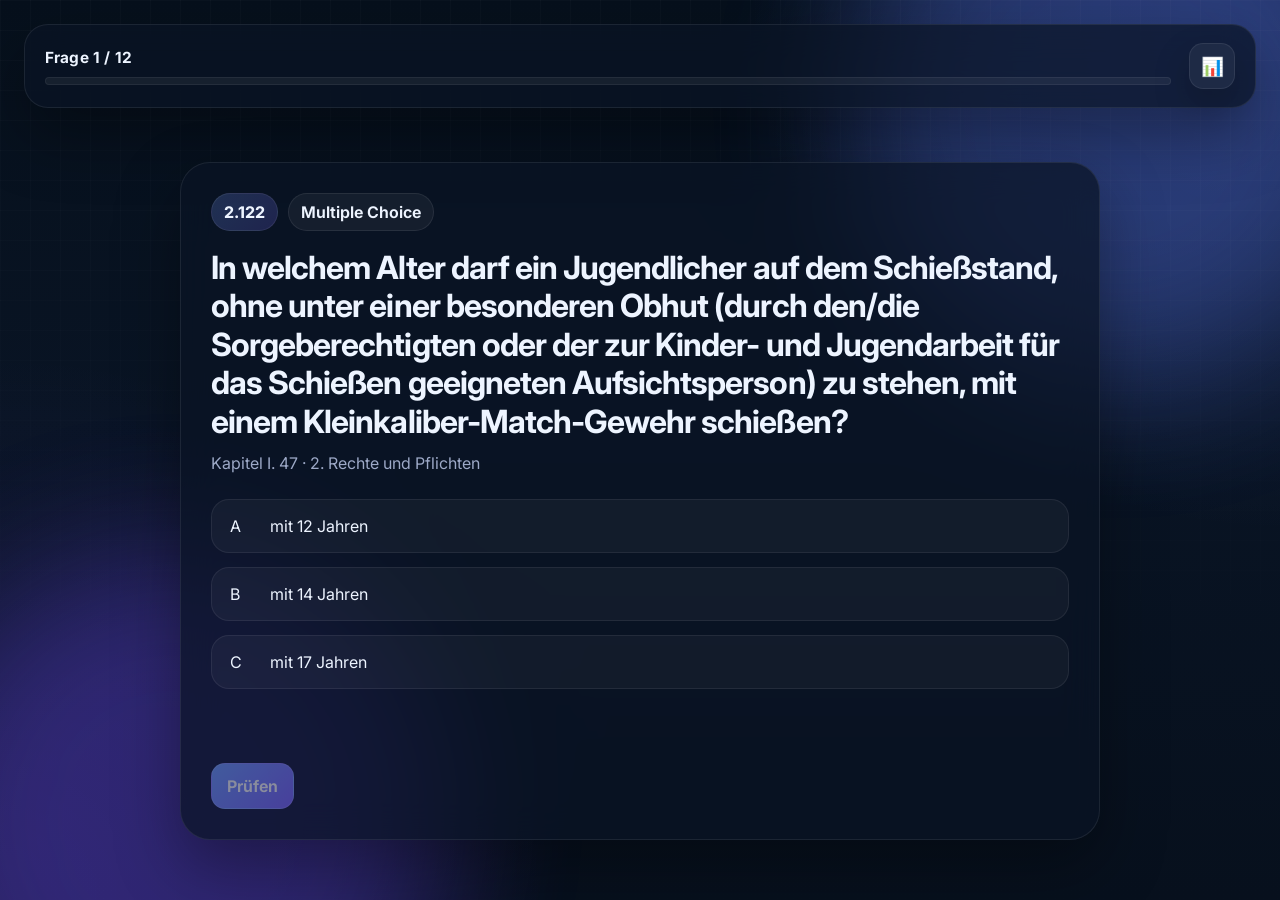
<file: index.html>
<!DOCTYPE html>
<html lang="de">
<head>
  <meta charset="UTF-8" />
  <meta name="viewport" content="width=device-width, initial-scale=1.0" />
  <title>Sachkunde §7 WaffG – Karteikarten</title>
  <link rel="preconnect" href="https://fonts.googleapis.com">
  <link rel="preconnect" href="https://fonts.gstatic.com" crossorigin>
  <link href="https://fonts.googleapis.com/css2?family=Inter:wght@400;500;600;700;800&display=swap" rel="stylesheet">
  <link rel="stylesheet" href="styles.css" />
</head>
<body>
  <div class="bg-orb orb-1"></div>
  <div class="bg-orb orb-2"></div>
  <div class="bg-grid"></div>

  <div class="flash-shell">
    <header class="flash-topbar glass">
      <div class="flash-progress-wrap">
        <div class="flash-progress-meta">
          <span id="progressLabel">Frage 1 / 12</span>
        </div>
        <div class="flash-progress-track" aria-hidden="true">
          <div id="progressFill" class="flash-progress-fill"></div>
        </div>
      </div>

      <a class="metrics-icon-btn" href="metrics.html" title="Metriken" aria-label="Metriken">📊</a>
    </header>

    <main class="flash-main">
      <section class="flash-card glass" id="studyCard">
        <div class="flash-question-meta">
          <span class="flash-qid" id="questionId">–</span>
          <span class="pill subtle" id="questionType">–</span>
        </div>

        <div class="flash-question">
          <h1 id="questionPrompt">Lade Frage…</h1>
          <p id="questionSection" class="muted"></p>
        </div>

        <div id="questionInteraction" class="question-interaction flash-interaction"></div>

        <div id="feedbackBox" class="feedback-box hidden"></div>

        <div class="flash-actions">
          <button id="btnSubmit" class="btn btn-primary hidden">Prüfen</button>
          <button id="btnReveal" class="btn btn-primary hidden">Antwort anzeigen</button>
          <button id="btnMarkWrong" class="btn btn-danger hidden">Falsch</button>
          <button id="btnMarkRight" class="btn btn-success hidden">Richtig</button>
          <button id="btnBackToQuestion" class="btn btn-secondary hidden">Zurück</button>
          <button id="btnNext" class="btn btn-secondary hidden">Weiter</button>
        </div>
      </section>

      <section class="flash-summary glass hidden" id="summaryScreen">
        <div class="eyebrow">Batch abgeschlossen</div>
        <h2 id="summaryTitle">12 / 12 gemeistert</h2>
        <p id="summarySubtitle" class="muted">Die falsch beantworteten Fragen wurden bis zur sicheren Antwort wiederholt.</p>

        <div class="flash-summary-grid">
          <article class="flash-summary-stat">
            <span>Erste Runde</span>
            <strong id="summaryFirstPass">0 / 12</strong>
          </article>
          <article class="flash-summary-stat">
            <span>Trefferquote</span>
            <strong id="summaryAccuracy">0%</strong>
          </article>
          <article class="flash-summary-stat">
            <span>Wiederholungen</span>
            <strong id="summaryRecycled">0</strong>
          </article>
          <article class="flash-summary-stat">
            <span>Runden</span>
            <strong id="summaryRounds">1</strong>
          </article>
        </div>

        <div id="summaryNote" class="feedback-box info"></div>

        <div class="flash-actions flash-summary-actions">
          <button id="btnNextBatch" class="btn btn-primary">Nächster Batch</button>
        </div>
      </section>
    </main>
  </div>

  <script src="questions-data.js"></script>
  <script src="common.js"></script>
  <script src="app.js"></script>
</body>
</html>
</file>
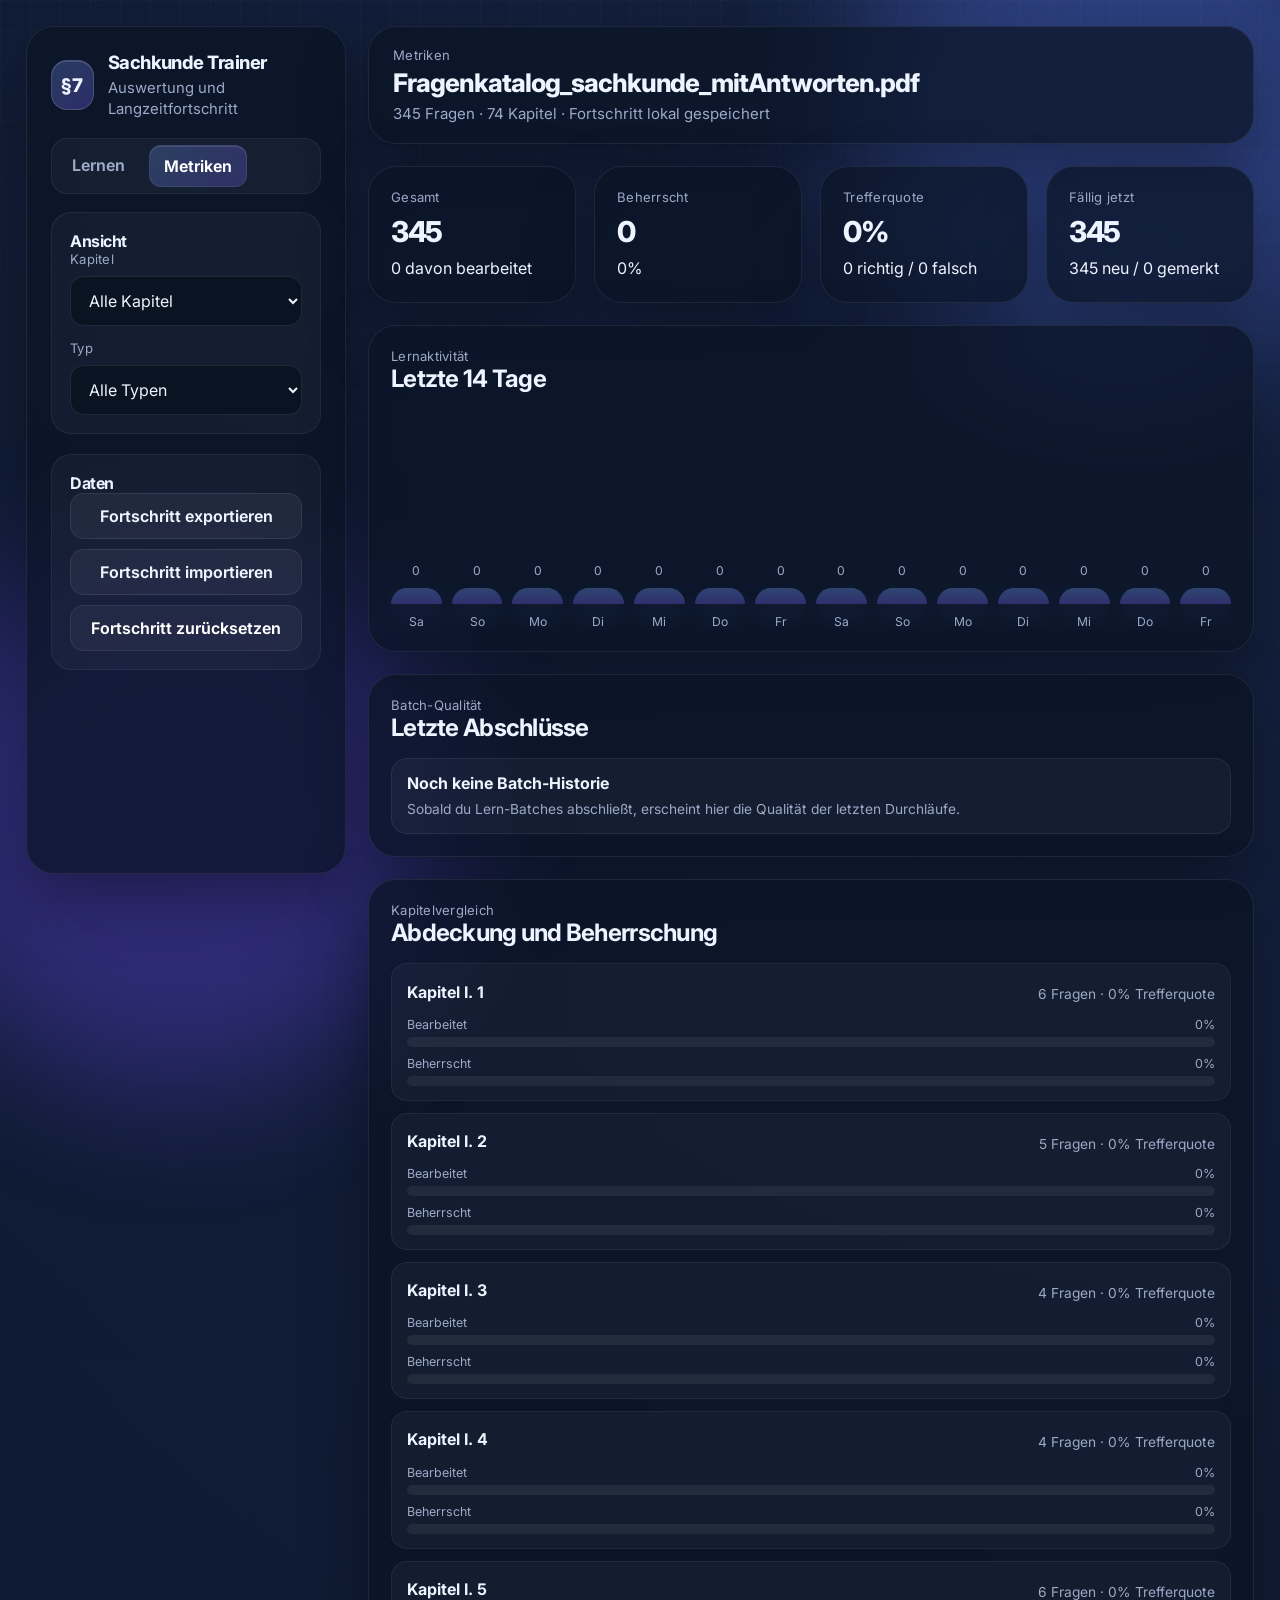
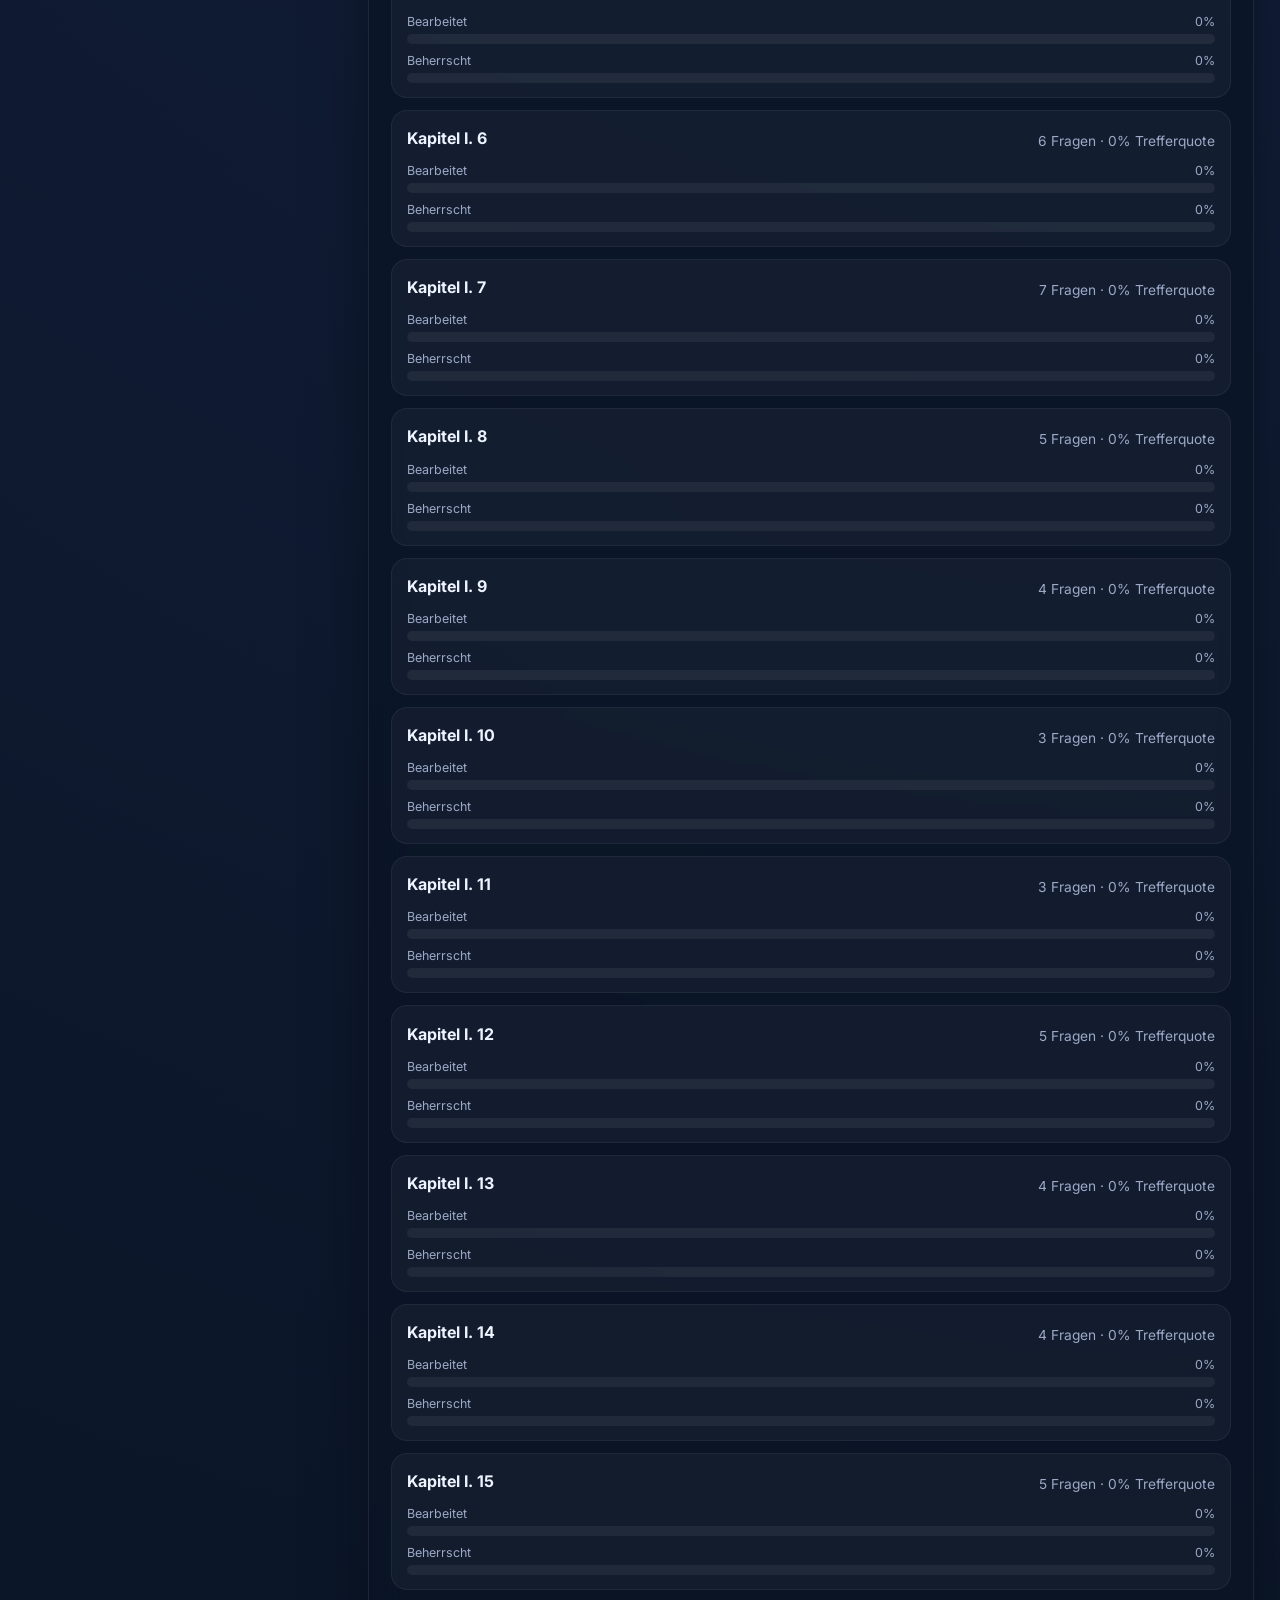
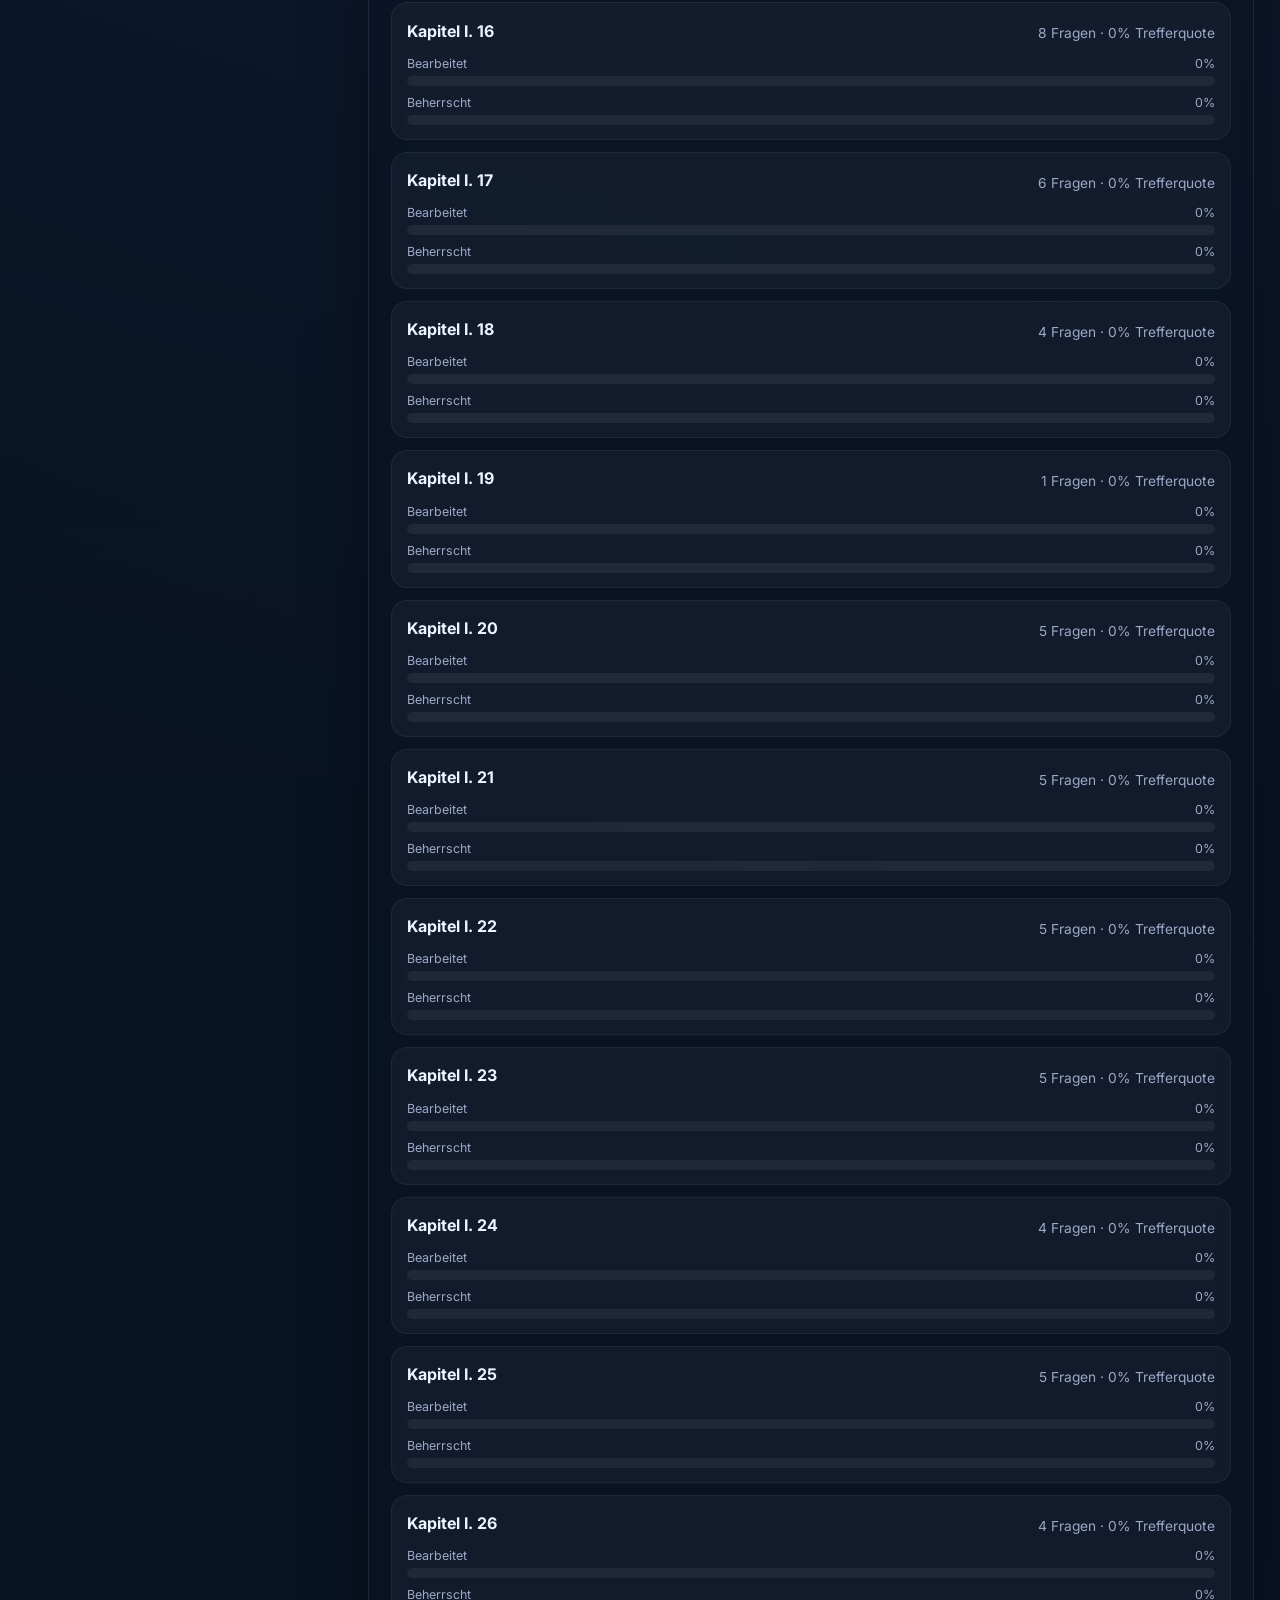
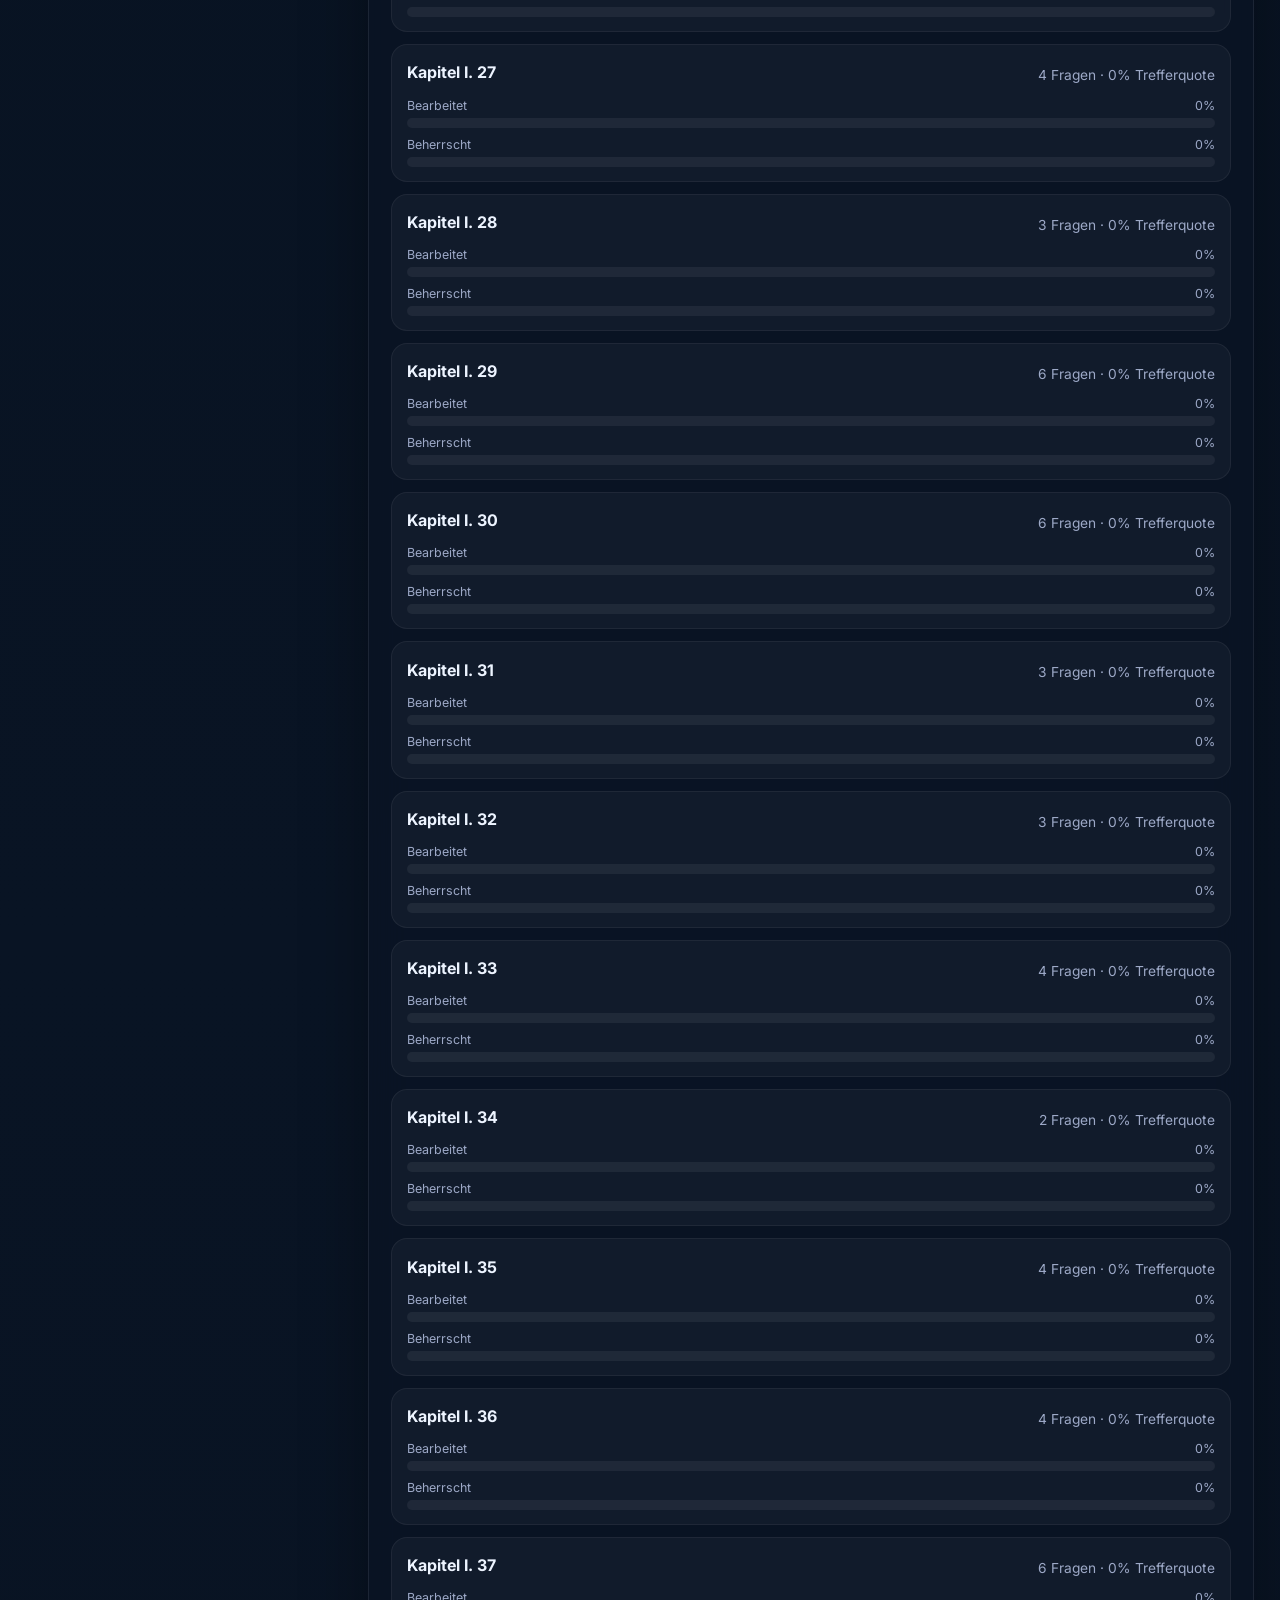
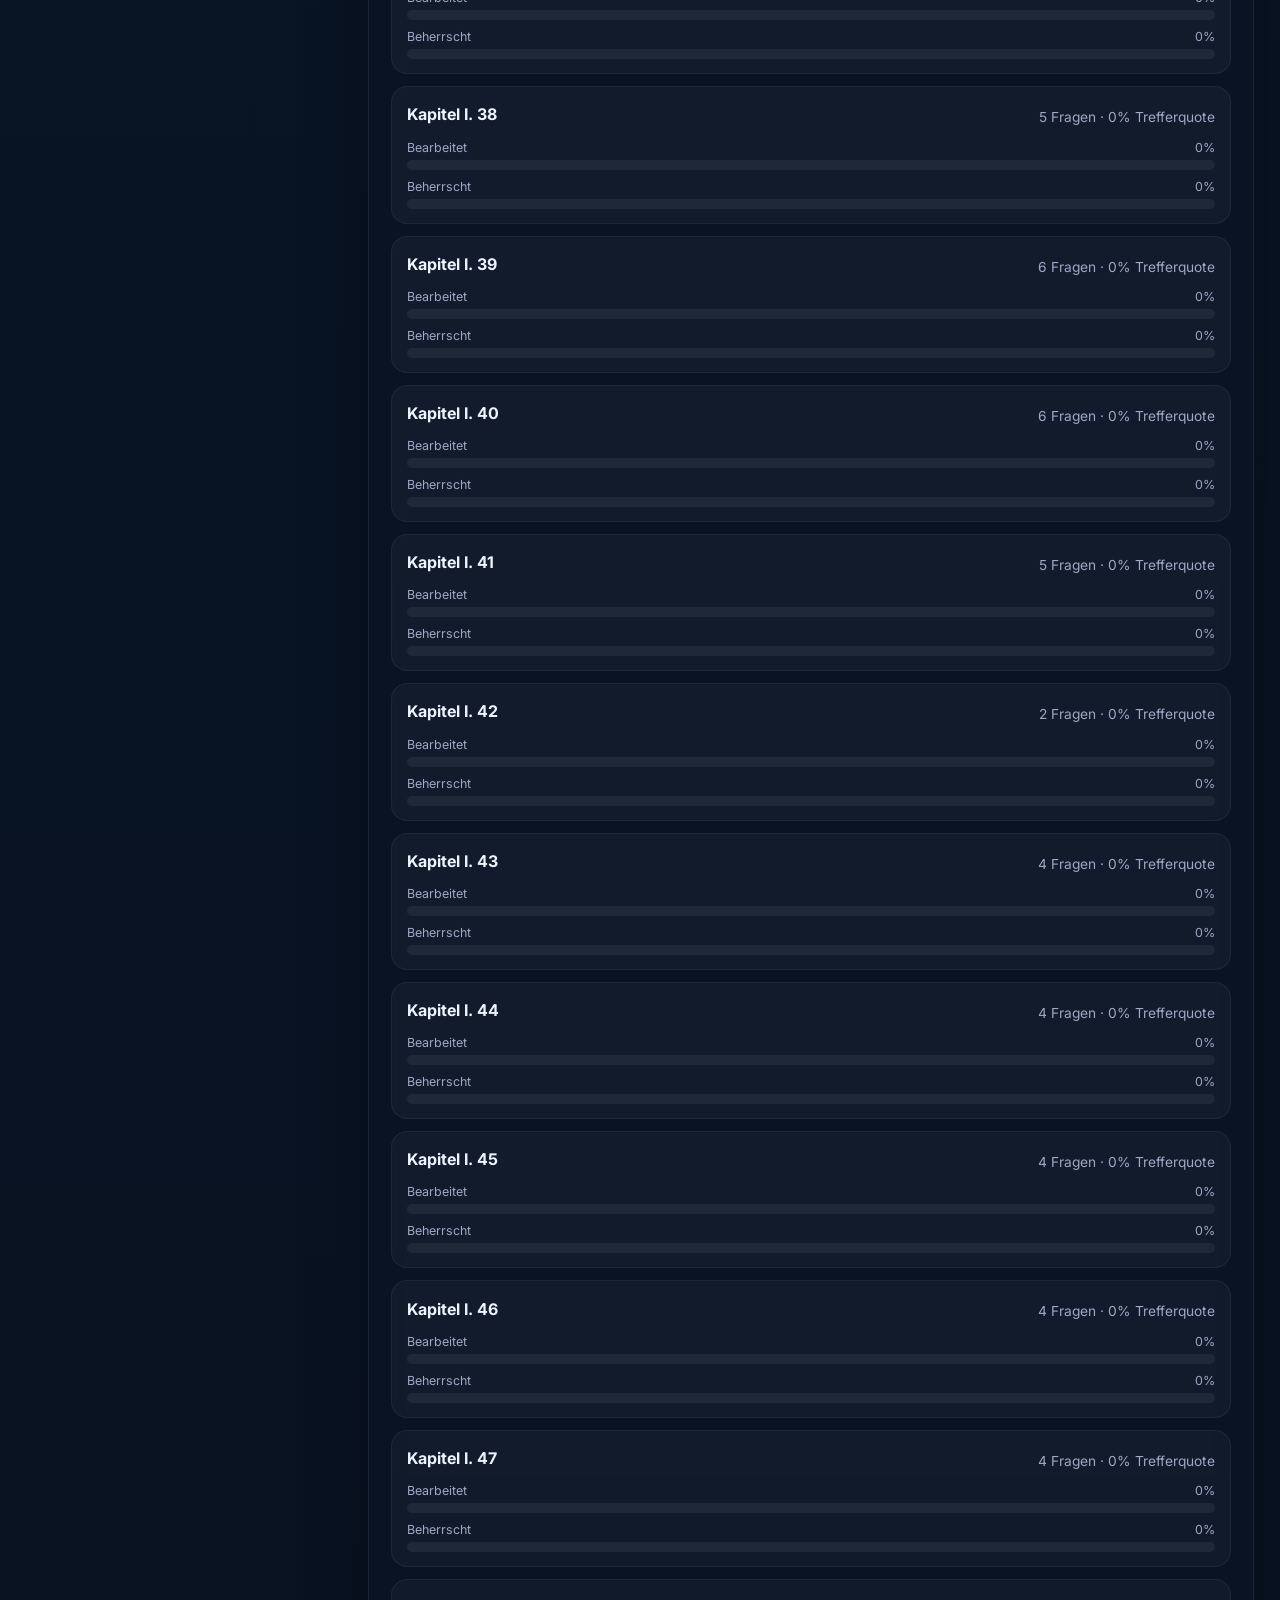
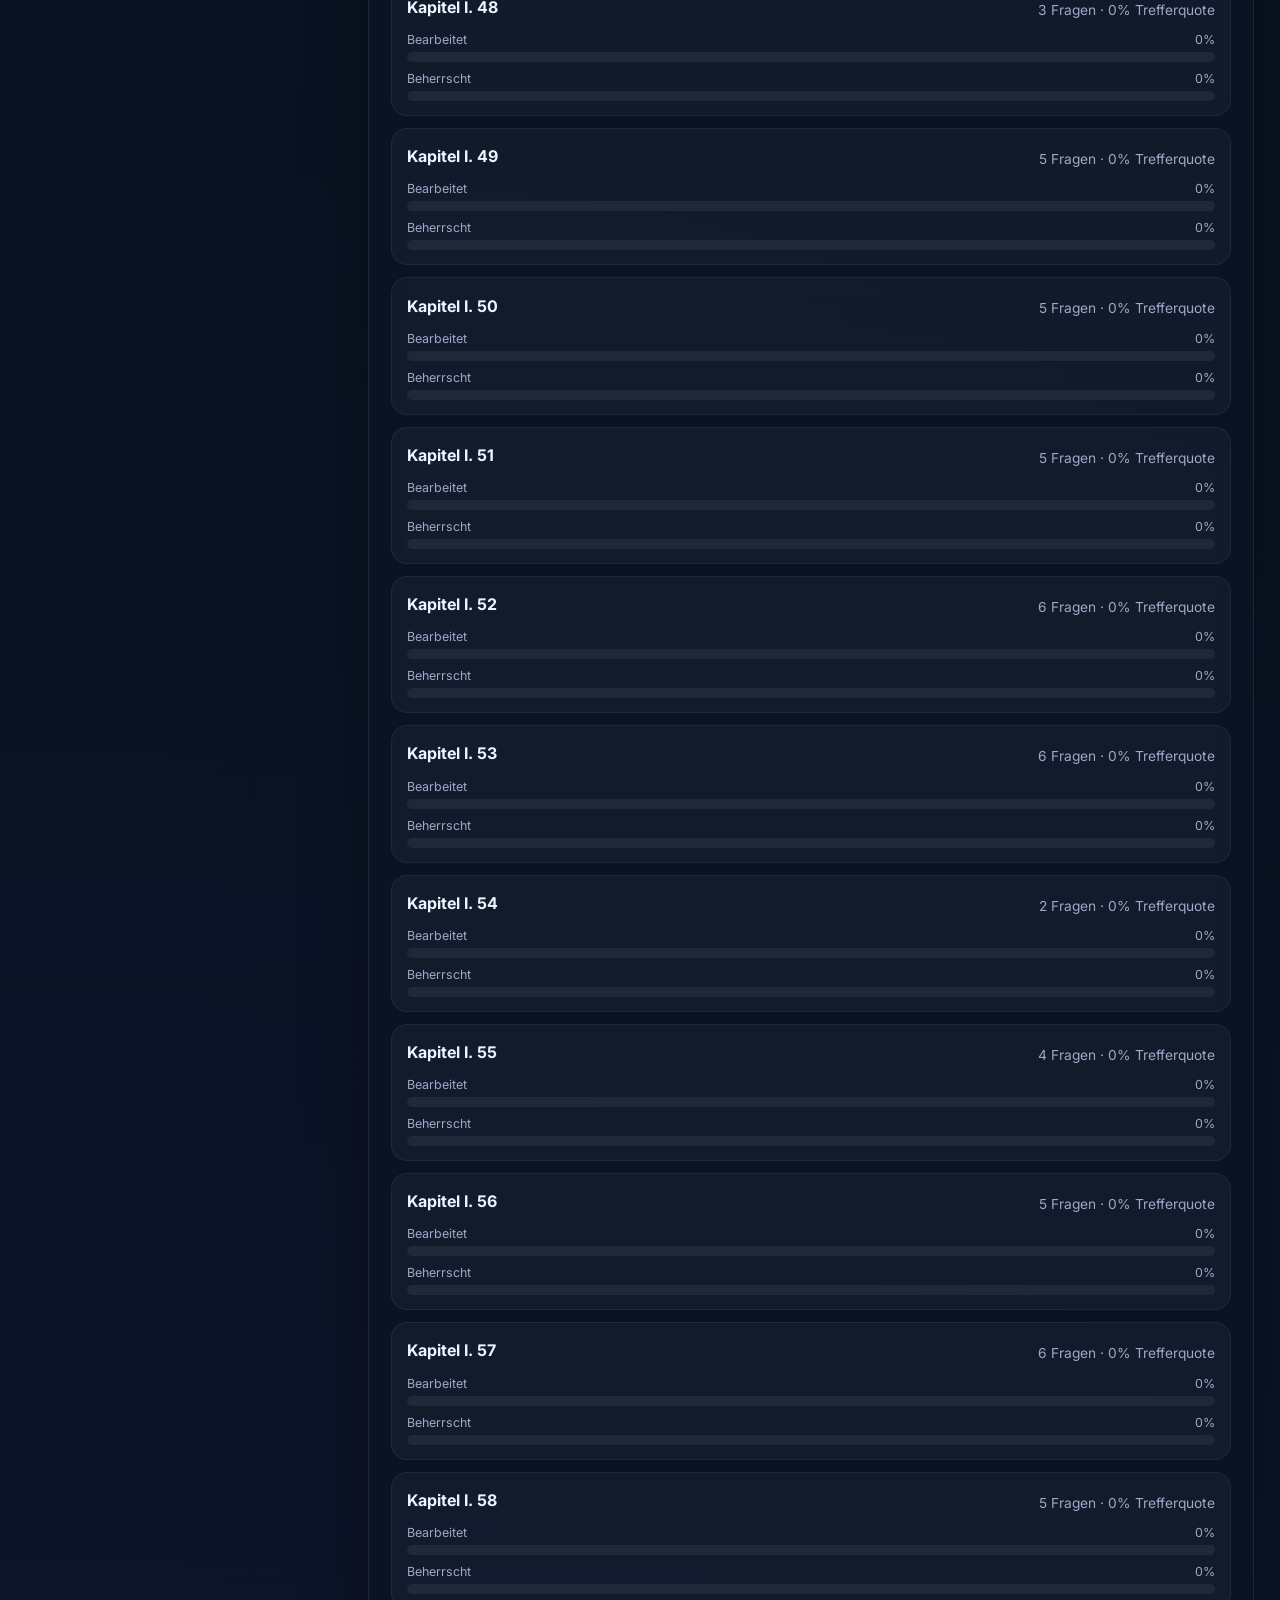
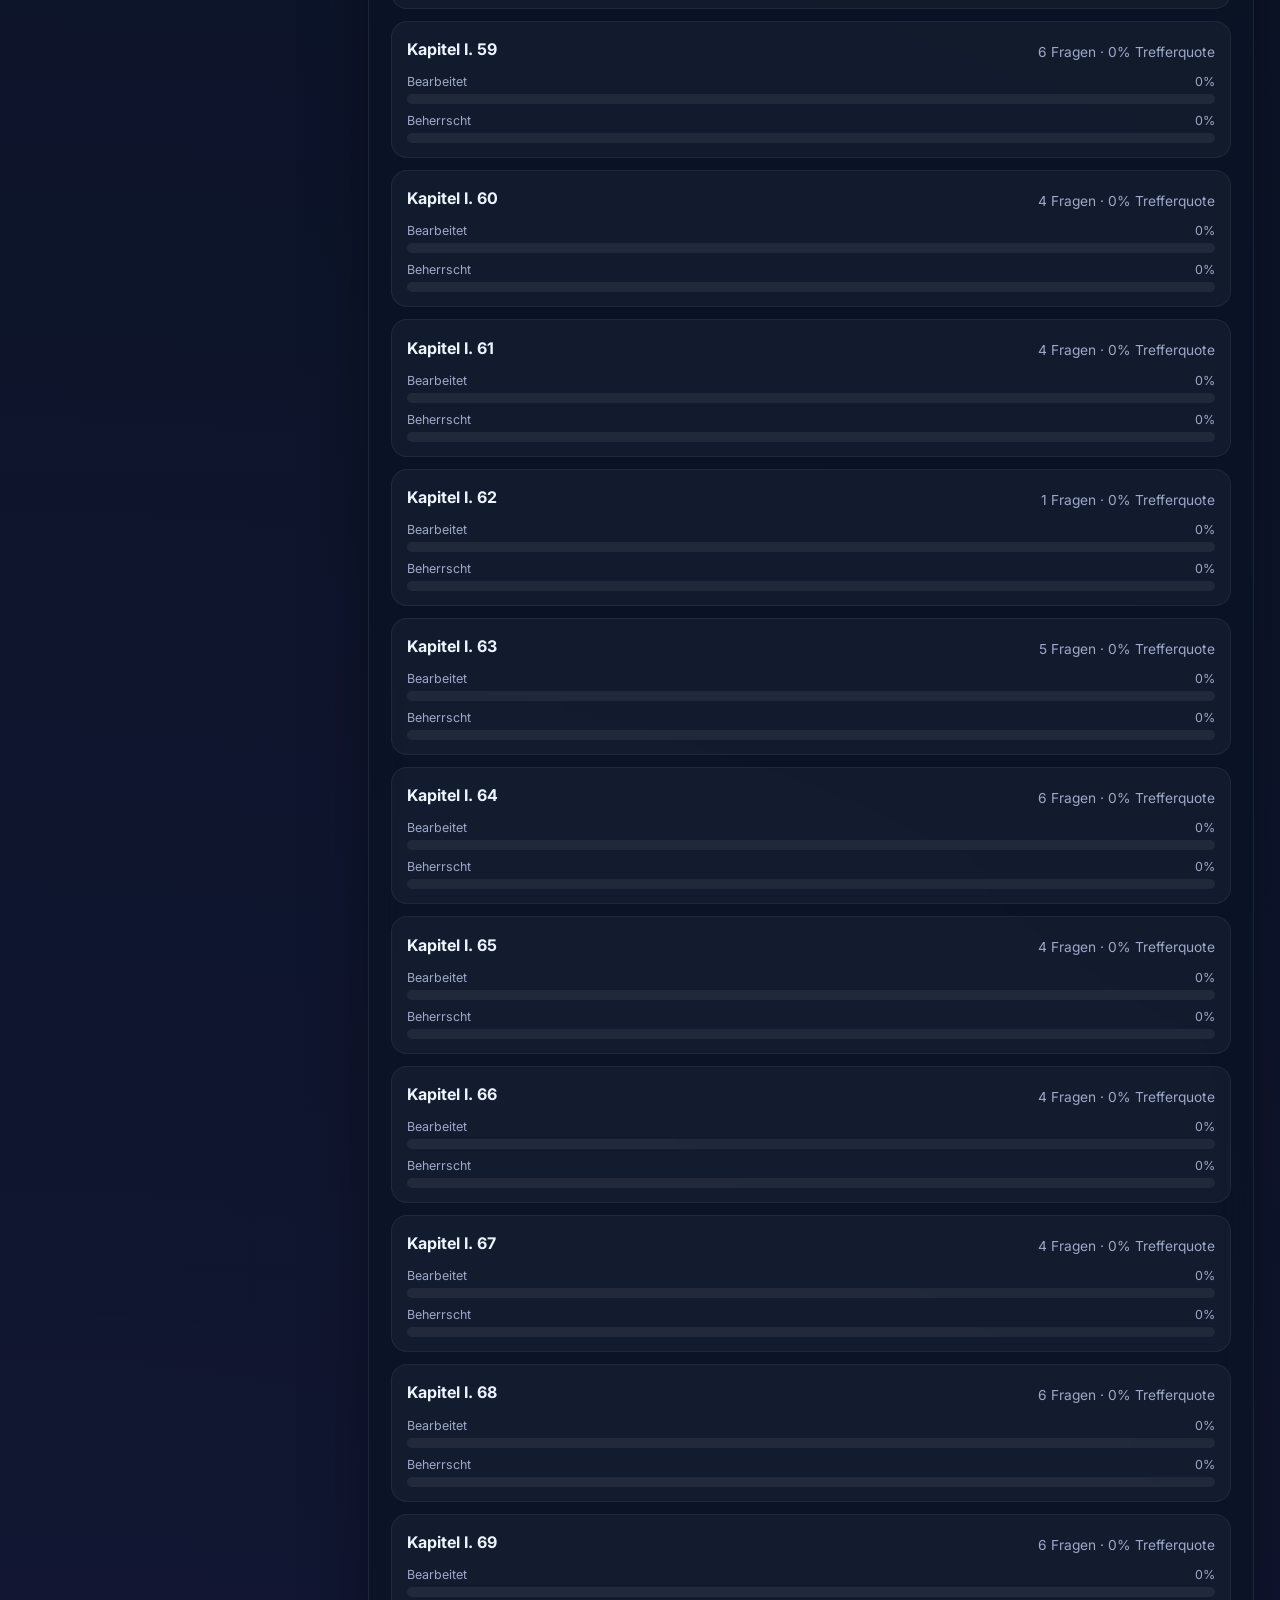
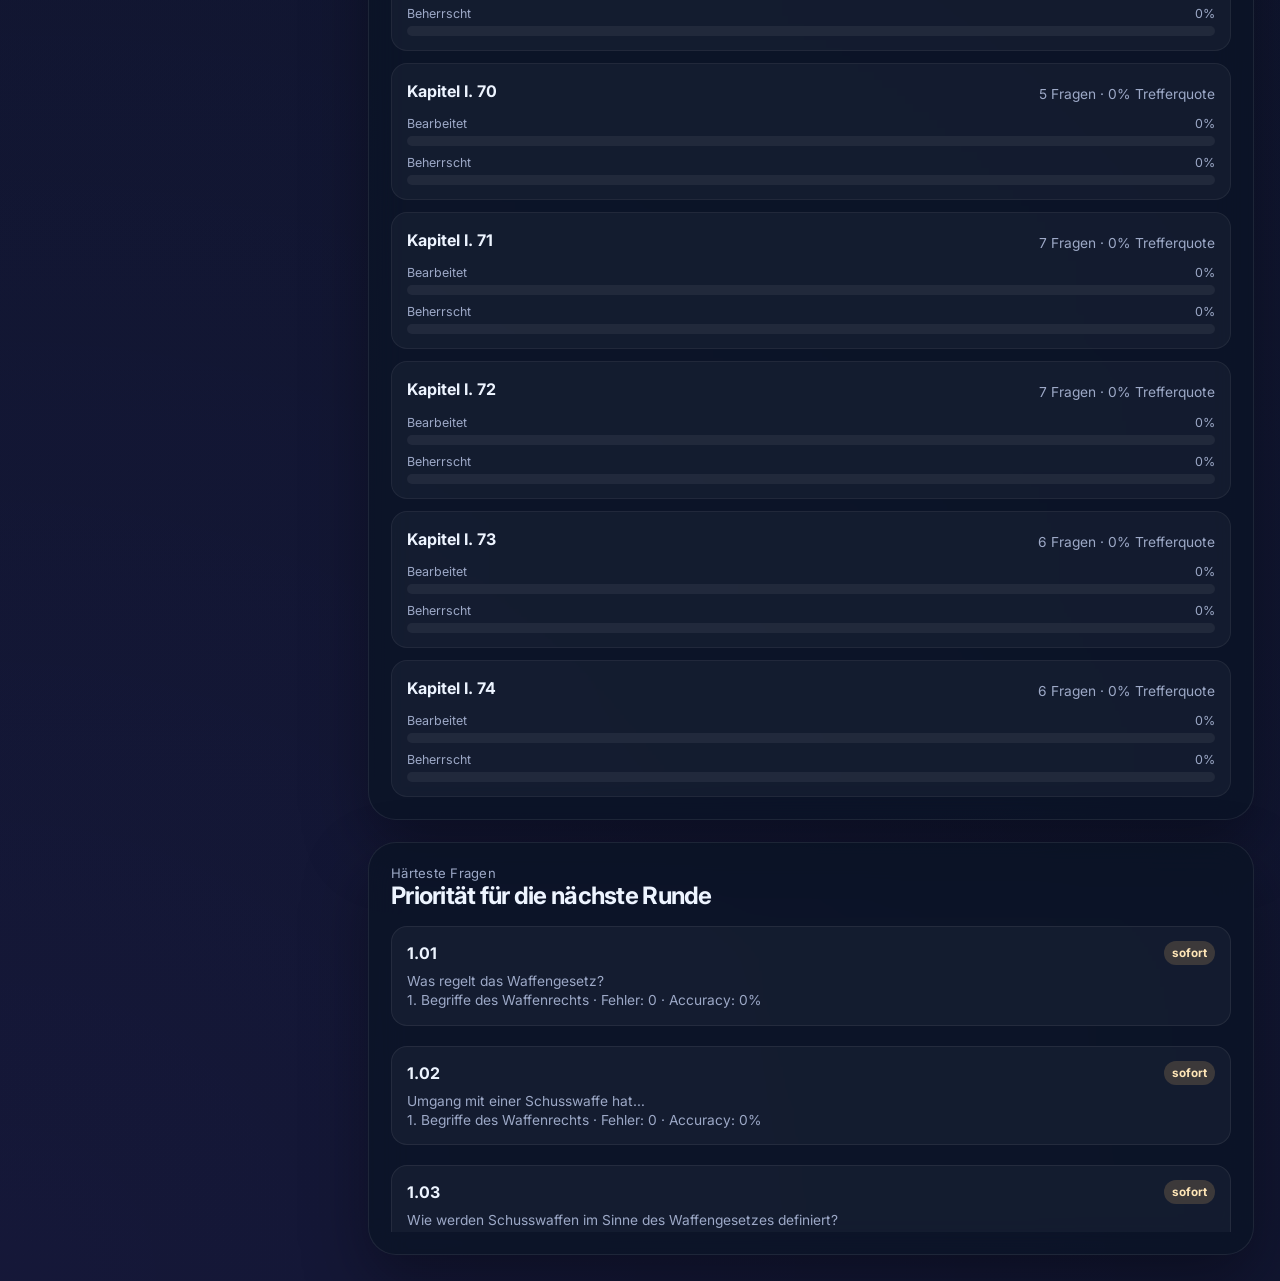
<file: metrics.html>
<!DOCTYPE html>
<html lang="de">
<head>
  <meta charset="UTF-8" />
  <meta name="viewport" content="width=device-width, initial-scale=1.0" />
  <title>Sachkunde §7 WaffG – Metriken</title>
  <link rel="preconnect" href="https://fonts.googleapis.com">
  <link rel="preconnect" href="https://fonts.gstatic.com" crossorigin>
  <link href="https://fonts.googleapis.com/css2?family=Inter:wght@400;500;600;700;800&display=swap" rel="stylesheet">
  <link rel="stylesheet" href="styles.css" />
</head>
<body>
  <div class="bg-orb orb-1"></div>
  <div class="bg-orb orb-2"></div>
  <div class="bg-grid"></div>

  <div class="app-shell app-metrics">
    <aside class="sidebar glass sidebar-metrics">
      <div class="brand brand-compact">
        <div class="brand-badge">§7</div>
        <div>
          <h1>Sachkunde Trainer</h1>
          <p>Auswertung und Langzeitfortschritt</p>
        </div>
      </div>

      <nav class="page-nav">
        <a class="nav-pill" href="index.html">Lernen</a>
        <a class="nav-pill active" href="metrics.html">Metriken</a>
      </nav>

      <section class="sidebar-section">
        <h2>Ansicht</h2>
        <div class="field">
          <label for="metricsChapterSelect">Kapitel</label>
          <select id="metricsChapterSelect">
            <option value="all">Alle Kapitel</option>
          </select>
        </div>
        <div class="field">
          <label for="metricsTypeSelect">Typ</label>
          <select id="metricsTypeSelect">
            <option value="all">Alle Typen</option>
            <option value="multiple_choice">Multiple Choice</option>
            <option value="self_assessment">Selbstbewertung</option>
          </select>
        </div>
      </section>

      <section class="sidebar-section">
        <h2>Daten</h2>
        <div class="stack compact-gap">
          <button id="btnExportProgress" class="btn btn-secondary">Fortschritt exportieren</button>
          <button id="btnImportProgress" class="btn btn-secondary">Fortschritt importieren</button>
          <input id="progressFileInput" type="file" accept=".json,application/json" hidden />
          <button id="btnResetProgress" class="btn btn-danger ghost">Fortschritt zurücksetzen</button>
        </div>
      </section>
    </aside>

    <main class="main-content">
      <header class="topbar glass">
        <div class="dataset-meta">
          <div class="eyebrow">Metriken</div>
          <div class="dataset-title" id="datasetTitle">Lade Datensatz…</div>
          <div class="dataset-subtitle" id="datasetSubtitle">Bitte warten</div>
        </div>
      </header>

      <section class="metrics-grid-top">
        <article class="stat-card glass">
          <div class="stat-label">Gesamt</div>
          <div class="stat-value" id="statTotal">0</div>
          <div class="stat-sub" id="statReviewed">0 davon bearbeitet</div>
        </article>
        <article class="stat-card glass">
          <div class="stat-label">Beherrscht</div>
          <div class="stat-value" id="statMastered">0</div>
          <div class="stat-sub" id="statMasteredPct">0%</div>
        </article>
        <article class="stat-card glass">
          <div class="stat-label">Trefferquote</div>
          <div class="stat-value" id="statAccuracy">0%</div>
          <div class="stat-sub"><span id="statCorrect">0</span> richtig / <span id="statIncorrect">0</span> falsch</div>
        </article>
        <article class="stat-card glass">
          <div class="stat-label">Fällig jetzt</div>
          <div class="stat-value" id="statDue">0</div>
          <div class="stat-sub"><span id="statUnseen">0</span> neu / <span id="statBookmarks">0</span> gemerkt</div>
        </article>
      </section>

      <section class="metrics-layout">
        <article class="glass metrics-panel metrics-wide">
          <div class="panel-head">
            <div>
              <div class="eyebrow">Lernaktivität</div>
              <h2>Letzte 14 Tage</h2>
            </div>
          </div>
          <div id="activityChart" class="activity-chart"></div>
        </article>

        <article class="glass metrics-panel">
          <div class="panel-head">
            <div>
              <div class="eyebrow">Batch-Qualität</div>
              <h2>Letzte Abschlüsse</h2>
            </div>
          </div>
          <div id="batchHistoryList" class="metric-list scroll-panel"></div>
        </article>

        <article class="glass metrics-panel metrics-wide">
          <div class="panel-head">
            <div>
              <div class="eyebrow">Kapitelvergleich</div>
              <h2>Abdeckung und Beherrschung</h2>
            </div>
          </div>
          <div id="chapterMetrics" class="metric-table"></div>
        </article>

        <article class="glass metrics-panel">
          <div class="panel-head">
            <div>
              <div class="eyebrow">Härteste Fragen</div>
              <h2>Priorität für die nächste Runde</h2>
            </div>
          </div>
          <div id="hardQuestionList" class="metric-list scroll-panel"></div>
        </article>
      </section>
    </main>
  </div>

  <script src="questions-data.js"></script>
  <script src="common.js"></script>
  <script src="metrics.js"></script>
</body>
</html>
</file>
<file: styles.css>
:root {
  --bg: #07111f;
  --bg-2: #0b172a;
  --bg-3: #101c33;
  --bg-card: rgba(11, 20, 37, 0.72);
  --bg-card-strong: rgba(12, 21, 40, 0.92);
  --text: #edf4ff;
  --muted: #9da9c7;
  --muted-2: #7c88a8;
  --line: rgba(255, 255, 255, 0.08);
  --line-strong: rgba(255, 255, 255, 0.15);
  --primary: #78a4ff;
  --primary-2: #7c65ff;
  --success: #39d6a0;
  --success-soft: rgba(57, 214, 160, 0.18);
  --danger: #ff789d;
  --danger-soft: rgba(255, 120, 157, 0.18);
  --warning: #f8c16f;
  --warning-soft: rgba(248, 193, 111, 0.18);
  --shadow: 0 26px 64px rgba(0, 0, 0, 0.34);
  --shadow-soft: 0 16px 36px rgba(0, 0, 0, 0.24);
  --radius-xl: 28px;
  --radius-lg: 22px;
  --radius-md: 18px;
  --radius-sm: 13px;
  --blur: 18px;
}

* { box-sizing: border-box; }
html, body { margin: 0; min-height: 100%; }
html { scrollbar-color: rgba(120, 164, 255, 0.55) rgba(255,255,255,0.06); }
body {
  font-family: Inter, system-ui, -apple-system, BlinkMacSystemFont, "Segoe UI", sans-serif;
  color: var(--text);
  background:
    radial-gradient(circle at top right, rgba(97, 125, 255, 0.17), transparent 34%),
    radial-gradient(circle at bottom left, rgba(123, 78, 255, 0.12), transparent 35%),
    linear-gradient(180deg, #06101c 0%, #091424 46%, #07101d 100%);
}

body::-webkit-scrollbar,
.scroll-panel::-webkit-scrollbar,
.question-list::-webkit-scrollbar,
.metric-list::-webkit-scrollbar,
.summary-list::-webkit-scrollbar,
.modal-panel::-webkit-scrollbar {
  width: 12px;
  height: 12px;
}
body::-webkit-scrollbar-track,
.scroll-panel::-webkit-scrollbar-track,
.question-list::-webkit-scrollbar-track,
.metric-list::-webkit-scrollbar-track,
.summary-list::-webkit-scrollbar-track,
.modal-panel::-webkit-scrollbar-track {
  background: rgba(255, 255, 255, 0.04);
  border-radius: 999px;
}
body::-webkit-scrollbar-thumb,
.scroll-panel::-webkit-scrollbar-thumb,
.question-list::-webkit-scrollbar-thumb,
.metric-list::-webkit-scrollbar-thumb,
.summary-list::-webkit-scrollbar-thumb,
.modal-panel::-webkit-scrollbar-thumb {
  background: linear-gradient(180deg, rgba(120, 164, 255, 0.88), rgba(124, 101, 255, 0.84));
  border-radius: 999px;
  border: 2px solid rgba(5, 12, 24, 0.62);
}
body::-webkit-scrollbar-thumb:hover,
.scroll-panel::-webkit-scrollbar-thumb:hover,
.question-list::-webkit-scrollbar-thumb:hover,
.metric-list::-webkit-scrollbar-thumb:hover,
.summary-list::-webkit-scrollbar-thumb:hover,
.modal-panel::-webkit-scrollbar-thumb:hover {
  background: linear-gradient(180deg, rgba(141, 183, 255, 0.96), rgba(138, 118, 255, 0.94));
}

button, input, select { font: inherit; }
button { cursor: pointer; }
a { color: inherit; text-decoration: none; }
strong { font-weight: 700; }

.bg-orb {
  position: fixed;
  width: 34rem;
  height: 34rem;
  border-radius: 999px;
  filter: blur(70px);
  opacity: 0.32;
  pointer-events: none;
  z-index: 0;
}
.orb-1 { top: -10rem; right: -7rem; background: #5f7eff; }
.orb-2 { bottom: -12rem; left: -6rem; background: #714cff; }
.bg-grid {
  position: fixed;
  inset: 0;
  background-image:
    linear-gradient(rgba(255,255,255,0.03) 1px, transparent 1px),
    linear-gradient(90deg, rgba(255,255,255,0.03) 1px, transparent 1px);
  background-size: 30px 30px;
  mask-image: linear-gradient(180deg, rgba(0,0,0,0.66), transparent 92%);
  pointer-events: none;
  z-index: 0;
}

.app-shell {
  position: relative;
  z-index: 1;
  min-height: 100vh;
  padding: 26px;
  display: grid;
  gap: 22px;
}
.app-study {
  grid-template-columns: minmax(300px, 350px) minmax(0, 1fr);
}
.app-metrics {
  grid-template-columns: minmax(280px, 320px) minmax(0, 1fr);
}

.glass {
  background: var(--bg-card);
  border: 1px solid var(--line);
  backdrop-filter: blur(var(--blur));
  -webkit-backdrop-filter: blur(var(--blur));
  box-shadow: var(--shadow);
}
.sidebar,
.topbar,
.study-card,
.insight-card,
.metrics-panel,
.stat-card,
.modal-panel {
  border-radius: var(--radius-xl);
}
.sidebar {
  padding: 24px;
  display: flex;
  flex-direction: column;
  gap: 18px;
  max-height: calc(100vh - 52px);
  position: sticky;
  top: 26px;
  overflow: auto;
}
.main-content {
  display: flex;
  flex-direction: column;
  gap: 22px;
  min-width: 0;
}
.topbar {
  padding: 20px 24px;
  display: flex;
  justify-content: space-between;
  align-items: center;
  gap: 16px;
}
.brand {
  display: flex;
  gap: 14px;
  align-items: center;
}
.brand h1 {
  margin: 0;
  font-size: 1.15rem;
  font-weight: 750;
  letter-spacing: -0.03em;
}
.brand p {
  margin: 5px 0 0;
  color: var(--muted);
  font-size: 0.93rem;
  line-height: 1.4;
}
.brand-badge {
  width: 54px;
  height: 54px;
  display: grid;
  place-items: center;
  border-radius: 16px;
  background: linear-gradient(135deg, rgba(120, 164, 255, 0.26), rgba(124, 101, 255, 0.3));
  border: 1px solid rgba(255,255,255,0.14);
  font-weight: 800;
  font-size: 1.18rem;
  box-shadow: inset 0 1px 0 rgba(255,255,255,0.14);
}
.brand-compact .brand-badge { width: 50px; height: 50px; }

.page-nav {
  display: inline-flex;
  gap: 10px;
  padding: 6px;
  background: rgba(255,255,255,0.04);
  border: 1px solid rgba(255,255,255,0.06);
  border-radius: 16px;
}
.nav-pill {
  padding: 10px 14px;
  border-radius: 12px;
  color: var(--muted);
  font-weight: 650;
  transition: 160ms ease;
}
.nav-pill:hover { color: var(--text); background: rgba(255,255,255,0.05); }
.nav-pill.active {
  color: #fff;
  background: linear-gradient(135deg, rgba(120, 164, 255, 0.24), rgba(124, 101, 255, 0.26));
  border: 1px solid rgba(255,255,255,0.08);
  box-shadow: inset 0 1px 0 rgba(255,255,255,0.12);
}

.sidebar-section {
  padding: 18px;
  border-radius: 20px;
  background: rgba(255,255,255,0.035);
  border: 1px solid rgba(255,255,255,0.06);
}
.sidebar-section h2,
.insight-card h3,
.metrics-panel h2,
.study-card h2,
.study-card h3,
.modal-panel h2,
.summary-column h3,
.panel-head h2 {
  margin: 0;
  letter-spacing: -0.03em;
}
.sidebar-section h2,
.insight-card h3 { font-size: 1rem; }
.sidebar-section + .sidebar-section { margin-top: 2px; }

.field { display: flex; flex-direction: column; gap: 9px; }
.field + .field { margin-top: 14px; }
.field-grid {
  display: grid;
  gap: 14px;
}
.field-grid.two-col { grid-template-columns: repeat(2, minmax(0, 1fr)); }
.field label,
.range-head,
.stat-label,
.eyebrow,
.question-queue,
.progress-caption,
.summary-card span {
  color: var(--muted);
  font-size: 0.82rem;
  letter-spacing: 0.02em;
}
.range-head {
  display: flex;
  align-items: center;
  justify-content: space-between;
}
.range-head strong { color: var(--text); font-size: 0.93rem; }
input[type="search"],
select {
  width: 100%;
  border: 1px solid rgba(255,255,255,0.09);
  background: rgba(4, 10, 20, 0.48);
  color: var(--text);
  border-radius: 14px;
  padding: 13px 14px;
  outline: none;
  transition: border-color 150ms ease, box-shadow 150ms ease, background 150ms ease;
}
input[type="search"]::placeholder { color: #7e8cb0; }
input[type="search"]:focus,
select:focus {
  border-color: rgba(120, 164, 255, 0.65);
  box-shadow: 0 0 0 4px rgba(120, 164, 255, 0.12);
  background: rgba(7, 14, 27, 0.62);
}
input[type="range"] {
  width: 100%;
  accent-color: var(--primary);
}

.stack {
  display: flex;
  flex-direction: column;
  gap: 12px;
}
.stack.compact-gap { gap: 10px; }

.btn {
  border: 1px solid transparent;
  border-radius: 14px;
  padding: 12px 15px;
  font-weight: 650;
  transition: transform 140ms ease, box-shadow 140ms ease, border-color 140ms ease, background 140ms ease, opacity 140ms ease;
}
.btn:hover:not(:disabled) {
  transform: translateY(-1px);
  box-shadow: 0 12px 30px rgba(0,0,0,0.2);
}
.btn:disabled {
  opacity: 0.5;
  cursor: not-allowed;
}
.btn-primary {
  color: #fff;
  background: linear-gradient(135deg, #6f9eff, #7d67ff);
  border-color: rgba(255,255,255,0.12);
}
.btn-secondary {
  color: var(--text);
  background: rgba(255,255,255,0.05);
  border-color: rgba(255,255,255,0.08);
}
.btn-success {
  color: #fff;
  background: linear-gradient(135deg, #27c88d, #40d9a5);
  border-color: rgba(255,255,255,0.08);
}
.btn-danger {
  color: #fff;
  background: linear-gradient(135deg, #ff6d96, #ff8c78);
  border-color: rgba(255,255,255,0.08);
}
.btn.ghost {
  background: rgba(255,255,255,0.04);
}

.kbd-grid {
  display: grid;
  gap: 10px;
}
.kbd-grid div {
  display: flex;
  align-items: center;
  justify-content: space-between;
  gap: 14px;
  color: var(--muted);
  font-size: 0.88rem;
}
.kbd-grid kbd {
  min-width: 46px;
  display: inline-grid;
  place-items: center;
  padding: 7px 10px;
  background: rgba(255,255,255,0.07);
  border: 1px solid rgba(255,255,255,0.08);
  border-bottom-color: rgba(255,255,255,0.16);
  border-radius: 12px;
  color: #fff;
  font-weight: 700;
  box-shadow: inset 0 -1px 0 rgba(255,255,255,0.08);
}

.dataset-meta { min-width: 0; }
.dataset-title {
  margin-top: 4px;
  font-size: clamp(1.28rem, 2vw, 1.62rem);
  font-weight: 780;
  letter-spacing: -0.04em;
}
.dataset-subtitle,
.muted {
  color: var(--muted);
}
.dataset-subtitle { margin-top: 6px; font-size: 0.94rem; }
.topbar-actions {
  display: flex;
  gap: 10px;
  flex-wrap: wrap;
}

.study-layout {
  display: grid;
  grid-template-columns: minmax(0, 1.45fr) minmax(290px, 0.72fr);
  gap: 22px;
  min-height: 0;
}
.study-side-column {
  display: flex;
  flex-direction: column;
  gap: 22px;
}
.study-card {
  padding: 28px;
  display: flex;
  flex-direction: column;
  gap: 22px;
}
.study-card-primary {
  background: linear-gradient(180deg, rgba(13, 23, 41, 0.86), rgba(8, 16, 31, 0.82));
}
.batch-overview {
  display: flex;
  gap: 18px;
  justify-content: space-between;
  align-items: flex-start;
}
.batch-overview h2 {
  margin-top: 6px;
  font-size: clamp(1.35rem, 2vw, 1.8rem);
}
.batch-overview p { margin: 8px 0 0; line-height: 1.55; max-width: 58ch; }
.batch-badges {
  display: flex;
  gap: 10px;
  flex-wrap: wrap;
  justify-content: flex-end;
}
.batch-progress-panel {
  padding: 16px 18px;
  border-radius: 18px;
  background: rgba(255,255,255,0.04);
  border: 1px solid rgba(255,255,255,0.07);
}
.progress-track,
.progress-bar {
  width: 100%;
  height: 12px;
  background: rgba(255,255,255,0.06);
  border-radius: 999px;
  overflow: hidden;
}
.progress-fill {
  width: 0;
  height: 100%;
  border-radius: inherit;
  background: linear-gradient(90deg, #77a7ff, #7a69ff, #46d1b0);
  box-shadow: 0 8px 22px rgba(120, 164, 255, 0.28);
}
.progress-caption {
  display: flex;
  justify-content: space-between;
  gap: 16px;
  margin-top: 10px;
}

.question-meta {
  display: flex;
  align-items: center;
  justify-content: space-between;
  gap: 14px;
  flex-wrap: wrap;
}
.question-id-wrap {
  display: flex;
  gap: 10px;
  flex-wrap: wrap;
}
.pill {
  display: inline-flex;
  align-items: center;
  min-height: 36px;
  padding: 8px 12px;
  border-radius: 999px;
  background: linear-gradient(135deg, rgba(116, 162, 255, 0.22), rgba(124, 101, 255, 0.2));
  border: 1px solid rgba(255,255,255,0.08);
  font-weight: 650;
}
.pill.subtle {
  background: rgba(255,255,255,0.05);
}
.question-head h3 {
  font-size: clamp(1.4rem, 2.15vw, 1.95rem);
  line-height: 1.22;
}
.question-head p {
  margin: 10px 0 0;
  font-size: 0.95rem;
}
.question-interaction {
  display: flex;
  flex-direction: column;
  gap: 14px;
}
.option-card {
  position: relative;
  display: grid;
  grid-template-columns: 26px 1fr;
  gap: 14px;
  align-items: flex-start;
  padding: 16px 18px;
  border-radius: 18px;
  background: rgba(255,255,255,0.04);
  border: 1px solid rgba(255,255,255,0.07);
  transition: 140ms ease;
}
.option-card:hover {
  transform: translateY(-1px);
  border-color: rgba(255,255,255,0.12);
  background: rgba(255,255,255,0.055);
}
.option-card input {
  position: absolute;
  inset: 0;
  opacity: 0;
}
.option-marker {
  width: 22px;
  height: 22px;
  margin-top: 1px;
  border-radius: 7px;
  border: 2px solid rgba(255,255,255,0.18);
  background: rgba(255,255,255,0.04);
  box-shadow: inset 0 1px 0 rgba(255,255,255,0.08);
}
.option-card input:checked + .option-marker {
  border-color: rgba(120,164,255,0.95);
  background: linear-gradient(135deg, rgba(120,164,255,0.95), rgba(124,101,255,0.92));
}
.option-content {
  color: #edf3ff;
  line-height: 1.58;
}
.option-card.correct {
  border-color: rgba(57,214,160,0.46);
  background: var(--success-soft);
}
.option-card.incorrect {
  border-color: rgba(255,120,157,0.42);
  background: var(--danger-soft);
}
.option-card.missed {
  border-color: rgba(248,193,111,0.42);
  background: var(--warning-soft);
}
.answer-block {
  padding: 18px;
  border-radius: 20px;
  background: rgba(255,255,255,0.04);
  border: 1px solid rgba(255,255,255,0.07);
}
.answer-help {
  color: var(--muted);
  font-size: 0.92rem;
  margin-bottom: 14px;
}
.answer-surface {
  padding: 16px 18px;
  border-radius: 16px;
  background: rgba(5, 11, 21, 0.5);
  border: 1px solid rgba(255,255,255,0.07);
  line-height: 1.68;
  white-space: pre-wrap;
}
.hidden-answer {
  filter: blur(9px);
  user-select: none;
}
.action-row {
  display: flex;
  gap: 12px;
  flex-wrap: wrap;
}
.feedback-box {
  padding: 15px 16px;
  border-radius: 16px;
  line-height: 1.55;
  border: 1px solid rgba(255,255,255,0.08);
  background: rgba(255,255,255,0.04);
}
.feedback-box.hidden { display: none; }
.feedback-box.info { border-color: rgba(120,164,255,0.28); background: rgba(120,164,255,0.12); }
.feedback-box.success { border-color: rgba(57,214,160,0.34); background: rgba(57,214,160,0.12); }
.feedback-box.danger { border-color: rgba(255,120,157,0.34); background: rgba(255,120,157,0.12); }

.insight-card,
.metrics-panel {
  padding: 22px;
  display: flex;
  flex-direction: column;
  gap: 16px;
}
.compact-insight { min-height: 0; }
.batch-explain p {
  margin: 0;
  color: var(--muted);
  line-height: 1.6;
}
.mini-metrics {
  display: grid;
  grid-template-columns: repeat(3, minmax(0, 1fr));
  gap: 12px;
}
.mini-metrics.compact { grid-template-columns: repeat(3, minmax(0, 1fr)); }
.mini-metrics > div {
  padding: 14px;
  border-radius: 16px;
  background: rgba(255,255,255,0.04);
  border: 1px solid rgba(255,255,255,0.06);
}
.mini-metrics span {
  display: block;
  color: var(--muted);
  font-size: 0.8rem;
}
.mini-metrics strong {
  display: block;
  margin-top: 8px;
  font-size: 1.08rem;
}
.question-list,
.metric-list,
.summary-list {
  display: flex;
  flex-direction: column;
  gap: 10px;
  min-height: 0;
  overflow: auto;
}
.question-list.tall { max-height: 56vh; }
.question-list-item,
.metric-item {
  width: 100%;
  text-align: left;
  padding: 14px 15px;
  border-radius: 16px;
  border: 1px solid rgba(255,255,255,0.07);
  background: rgba(255,255,255,0.035);
  color: var(--text);
}
.question-list-item {
  transition: 140ms ease;
}
.question-list-item:hover {
  border-color: rgba(255,255,255,0.14);
  background: rgba(255,255,255,0.055);
}
.question-list-item.active {
  background: linear-gradient(135deg, rgba(120,164,255,0.18), rgba(124,101,255,0.18));
  border-color: rgba(120,164,255,0.34);
}
.question-list-top,
.metric-item-top {
  display: flex;
  gap: 10px;
  justify-content: space-between;
  align-items: center;
}
.question-list-id,
.metric-item-title { font-weight: 700; }
.question-list-section,
.metric-item-sub { margin-top: 7px; color: var(--muted); font-size: 0.86rem; line-height: 1.4; }
.badge-mini {
  display: inline-flex;
  align-items: center;
  padding: 5px 8px;
  border-radius: 999px;
  background: rgba(255,255,255,0.06);
  color: var(--muted);
  font-size: 0.73rem;
  font-weight: 700;
}
.badge-mini.good { background: var(--success-soft); color: #c9ffe8; }
.badge-mini.bad { background: var(--danger-soft); color: #ffd0dd; }
.badge-mini.warn { background: var(--warning-soft); color: #ffe6b7; }
.badge-mini.new { background: rgba(120,164,255,0.14); color: #d7e5ff; }

.metrics-grid-top {
  display: grid;
  grid-template-columns: repeat(4, minmax(0, 1fr));
  gap: 18px;
}
.stat-card {
  padding: 22px;
}
.stat-value {
  margin-top: 9px;
  font-size: clamp(1.8rem, 2vw, 2.3rem);
  font-weight: 800;
  letter-spacing: -0.05em;
}
.stat-sub {
  margin-top: 8px;
  line-height: 1.45;
}

.metrics-layout {
  display: grid;
  grid-template-columns: minmax(0, 1.35fr) minmax(320px, 0.9fr);
  gap: 22px;
  align-items: start;
}
.metrics-panel.metrics-wide { min-height: 0; }
.panel-head {
  display: flex;
  justify-content: space-between;
  gap: 16px;
  align-items: flex-start;
}
.activity-chart {
  display: grid;
  grid-template-columns: repeat(14, minmax(0, 1fr));
  gap: 10px;
  align-items: end;
  min-height: 220px;
}
.activity-bar-wrap {
  display: flex;
  flex-direction: column;
  align-items: center;
  gap: 10px;
}
.activity-bar {
  width: 100%;
  min-height: 16px;
  border-radius: 999px 999px 12px 12px;
  background: linear-gradient(180deg, rgba(120,164,255,0.95), rgba(124,101,255,0.9));
  box-shadow: 0 10px 20px rgba(120,164,255,0.18);
}
.activity-label,
.activity-value {
  color: var(--muted);
  font-size: 0.76rem;
}
.metric-table {
  display: flex;
  flex-direction: column;
  gap: 12px;
}
.metric-table-row {
  padding: 14px 15px;
  border-radius: 16px;
  background: rgba(255,255,255,0.035);
  border: 1px solid rgba(255,255,255,0.06);
}
.metric-table-head {
  display: flex;
  justify-content: space-between;
  gap: 14px;
  align-items: center;
  margin-bottom: 12px;
}
.metric-table-title { font-weight: 700; }
.metric-bars {
  display: flex;
  flex-direction: column;
  gap: 9px;
}
.metric-bar-label {
  display: flex;
  justify-content: space-between;
  gap: 12px;
  color: var(--muted);
  font-size: 0.78rem;
  margin-bottom: 5px;
}
.metric-bar-track {
  height: 10px;
  border-radius: 999px;
  background: rgba(255,255,255,0.06);
  overflow: hidden;
}
.metric-bar-fill {
  height: 100%;
  border-radius: inherit;
  background: linear-gradient(90deg, rgba(120,164,255,0.96), rgba(124,101,255,0.92));
}
.metric-bar-fill.success {
  background: linear-gradient(90deg, rgba(57,214,160,0.96), rgba(74,220,174,0.96));
}
.metric-item {
  display: block;
}
.metric-item + .metric-item { margin-top: 10px; }
.scroll-panel { max-height: 440px; overflow: auto; }

.modal {
  position: fixed;
  inset: 0;
  z-index: 30;
}
.modal.hidden { display: none; }
.modal-backdrop {
  position: absolute;
  inset: 0;
  background: rgba(2, 6, 12, 0.62);
  backdrop-filter: blur(10px);
}
.modal-panel {
  position: relative;
  width: min(980px, calc(100vw - 34px));
  max-height: calc(100vh - 36px);
  margin: 18px auto;
  padding: 28px;
  overflow: auto;
  background: linear-gradient(180deg, rgba(12, 21, 40, 0.96), rgba(8, 16, 31, 0.96));
}
.modal-head {
  display: flex;
  justify-content: space-between;
  gap: 16px;
}
.summary-grid {
  margin-top: 20px;
  display: grid;
  grid-template-columns: repeat(4, minmax(0, 1fr));
  gap: 14px;
}
.summary-card {
  padding: 16px;
  border-radius: 18px;
  background: rgba(255,255,255,0.04);
  border: 1px solid rgba(255,255,255,0.06);
}
.summary-card strong {
  display: block;
  margin-top: 10px;
  font-size: 1.5rem;
}
.summary-columns {
  margin-top: 18px;
  display: grid;
  grid-template-columns: 1.12fr 0.88fr;
  gap: 18px;
}
.summary-column {
  padding: 18px;
  border-radius: 20px;
  background: rgba(255,255,255,0.035);
  border: 1px solid rgba(255,255,255,0.06);
}
.summary-text {
  color: var(--muted);
  line-height: 1.65;
}
.summary-list-item {
  padding: 12px 13px;
  border-radius: 14px;
  background: rgba(255,255,255,0.035);
  border: 1px solid rgba(255,255,255,0.06);
}
.summary-list-item + .summary-list-item { margin-top: 10px; }
.modal-actions {
  margin-top: 18px;
  justify-content: flex-end;
}

.toast {
  position: fixed;
  right: 22px;
  bottom: 22px;
  z-index: 40;
  min-width: 260px;
  max-width: 440px;
  padding: 14px 16px;
  border-radius: 16px;
  background: rgba(12, 21, 40, 0.94);
  color: var(--text);
  border: 1px solid rgba(120, 164, 255, 0.28);
  box-shadow: var(--shadow-soft);
}

.hidden { display: none !important; }

@media (max-width: 1320px) {
  .study-layout,
  .metrics-layout { grid-template-columns: 1fr; }
  .question-list.tall,
  .scroll-panel { max-height: 34vh; }
}

@media (max-width: 1120px) {
  .app-study,
  .app-metrics { grid-template-columns: 1fr; }
  .sidebar {
    position: static;
    max-height: none;
  }
  .metrics-grid-top { grid-template-columns: repeat(2, minmax(0, 1fr)); }
}

@media (max-width: 760px) {
  .app-shell { padding: 16px; }
  .topbar,
  .study-card,
  .insight-card,
  .metrics-panel,
  .sidebar,
  .stat-card,
  .modal-panel { padding: 18px; }
  .topbar { align-items: flex-start; flex-direction: column; }
  .field-grid.two-col,
  .metrics-grid-top,
  .summary-grid,
  .summary-columns { grid-template-columns: 1fr; }
  .mini-metrics,
  .mini-metrics.compact { grid-template-columns: 1fr; }
  .batch-overview,
  .question-meta { flex-direction: column; align-items: flex-start; }
  .batch-badges,
  .progress-caption { justify-content: flex-start; }
  .activity-chart { grid-template-columns: repeat(7, minmax(0, 1fr)); }
}

/* ===== Simplified study page ===== */
* {
  scrollbar-width: thin;
  scrollbar-color: rgba(120, 164, 255, 0.8) rgba(255,255,255,0.06);
}
*::-webkit-scrollbar {
  width: 12px;
  height: 12px;
}
*::-webkit-scrollbar-track {
  background: rgba(255, 255, 255, 0.05);
  border-radius: 999px;
}
*::-webkit-scrollbar-thumb {
  background: linear-gradient(180deg, rgba(120, 164, 255, 0.92), rgba(124, 101, 255, 0.9));
  border-radius: 999px;
  border: 2px solid rgba(8, 15, 28, 0.76);
}
*::-webkit-scrollbar-thumb:hover {
  background: linear-gradient(180deg, rgba(149, 191, 255, 0.98), rgba(147, 128, 255, 0.98));
}

.app-simple {
  grid-template-columns: 1fr;
  max-width: 1120px;
  margin: 0 auto;
}
.simple-header {
  padding: 20px 24px;
  display: flex;
  justify-content: space-between;
  align-items: center;
  gap: 18px;
}
.simple-header-actions {
  display: flex;
  gap: 10px;
  flex-wrap: wrap;
}
.simple-main {
  display: grid;
  gap: 22px;
}
.simple-card {
  padding: 28px;
  display: flex;
  flex-direction: column;
  gap: 22px;
  background: linear-gradient(180deg, rgba(13, 23, 41, 0.9), rgba(8, 16, 31, 0.86));
}
.simple-topline {
  display: flex;
  justify-content: space-between;
  gap: 18px;
  align-items: flex-start;
}
.simple-topline h2 {
  margin: 6px 0 0;
  font-size: clamp(1.42rem, 2.1vw, 1.94rem);
}
.simple-topline p {
  margin: 8px 0 0;
  max-width: 60ch;
  line-height: 1.6;
}
.simple-badges {
  display: flex;
  gap: 10px;
  flex-wrap: wrap;
  justify-content: flex-end;
}
.simple-progress-wrap {
  padding: 18px 20px;
  border-radius: 20px;
  background: rgba(255,255,255,0.045);
  border: 1px solid rgba(255,255,255,0.075);
}
.simple-meta-row {
  display: flex;
  justify-content: space-between;
  align-items: center;
  gap: 16px;
  flex-wrap: wrap;
}
.simple-session-mini {
  display: grid;
  grid-template-columns: repeat(3, minmax(90px, 1fr));
  gap: 12px;
}
.simple-session-mini > div {
  min-width: 90px;
  padding: 12px 14px;
  border-radius: 16px;
  background: rgba(255,255,255,0.04);
  border: 1px solid rgba(255,255,255,0.07);
}
.simple-session-mini span {
  display: block;
  color: var(--muted);
  font-size: 0.79rem;
}
.simple-session-mini strong {
  display: block;
  margin-top: 6px;
  font-size: 1.08rem;
}
.simple-question-head h3 {
  font-size: clamp(1.55rem, 2.35vw, 2.1rem);
  line-height: 1.2;
  margin: 0;
}
.simple-actions {
  align-items: center;
}
.simple-help {
  font-size: 0.9rem;
}
.simple-batch-strip-card {
  padding: 22px;
  display: flex;
  flex-direction: column;
  gap: 16px;
}
.simple-batch-strip-head {
  display: flex;
  justify-content: space-between;
  gap: 16px;
  align-items: flex-end;
}
.simple-batch-strip-head h3 {
  margin: 5px 0 0;
}
.simple-batch-strip-head p {
  max-width: 44ch;
  margin: 0;
}
.simple-batch-strip {
  display: grid;
  grid-template-columns: repeat(4, minmax(0, 1fr));
  gap: 12px;
}
.simple-batch-chip {
  padding: 14px;
  border-radius: 18px;
  border: 1px solid rgba(255,255,255,0.07);
  background: rgba(255,255,255,0.035);
  min-height: 132px;
}
.simple-batch-chip.current {
  border-color: rgba(120,164,255,0.46);
  background: rgba(120,164,255,0.14);
  box-shadow: inset 0 1px 0 rgba(255,255,255,0.08), 0 12px 28px rgba(72, 112, 201, 0.16);
}
.simple-batch-chip.done {
  border-color: rgba(57,214,160,0.36);
  background: rgba(57,214,160,0.11);
}
.simple-batch-chip.retry {
  border-color: rgba(255,120,157,0.34);
  background: rgba(255,120,157,0.1);
}
.simple-batch-chip-id {
  font-weight: 750;
  letter-spacing: -0.02em;
}
.simple-batch-chip-label,
.simple-batch-chip-meta {
  color: var(--muted);
  font-size: 0.8rem;
}
.simple-batch-chip-prompt {
  margin-top: 10px;
  line-height: 1.45;
  color: #eef4ff;
  font-size: 0.92rem;
}
.simple-batch-chip-meta {
  margin-top: 10px;
}
.status-good {
  background: rgba(57,214,160,0.15);
  border-color: rgba(57,214,160,0.34);
}
.status-bad {
  background: rgba(255,120,157,0.14);
  border-color: rgba(255,120,157,0.34);
}
.status-new {
  background: rgba(120,164,255,0.15);
  border-color: rgba(120,164,255,0.34);
}
.status-due {
  background: rgba(248,193,111,0.16);
  border-color: rgba(248,193,111,0.34);
}
.simple-summary-modal {
  max-width: 960px;
}
.simple-summary-grid {
  margin-top: 18px;
}
.simple-summary-columns {
  margin-top: 18px;
}

@media (max-width: 980px) {
  .simple-batch-strip {
    grid-template-columns: repeat(2, minmax(0, 1fr));
  }
}

@media (max-width: 760px) {
  .simple-header,
  .simple-topline,
  .simple-batch-strip-head,
  .simple-meta-row {
    flex-direction: column;
    align-items: stretch;
  }
  .simple-header-actions,
  .simple-badges {
    justify-content: stretch;
  }
  .simple-header-actions > *,
  .simple-actions > * {
    width: 100%;
  }
  .simple-session-mini {
    grid-template-columns: repeat(3, minmax(0, 1fr));
  }
  .simple-batch-strip {
    grid-template-columns: 1fr;
  }
}



/* ===== Minimal Flashcard Study Page ===== */
.flash-shell {
  position: relative;
  z-index: 1;
  min-height: 100vh;
  padding: 24px;
  display: flex;
  flex-direction: column;
  gap: 18px;
}
.flash-topbar {
  display: flex;
  align-items: center;
  justify-content: space-between;
  gap: 18px;
  padding: 18px 20px;
  border-radius: 24px;
}
.flash-progress-wrap {
  flex: 1;
  min-width: 0;
}
.flash-progress-meta {
  display: flex;
  align-items: center;
  justify-content: space-between;
  margin-bottom: 10px;
}
#progressLabel {
  font-size: 0.96rem;
  font-weight: 700;
  letter-spacing: 0.01em;
}
.flash-progress-track {
  width: 100%;
  height: 8px;
  border-radius: 999px;
  background: rgba(255,255,255,0.06);
  overflow: hidden;
  border: 1px solid rgba(255,255,255,0.06);
}
.flash-progress-fill {
  width: 0%;
  height: 100%;
  border-radius: inherit;
  background: linear-gradient(135deg, #6f9eff, #7d67ff);
  transition: width 220ms ease;
}
.metrics-icon-btn {
  width: 46px;
  height: 46px;
  display: grid;
  place-items: center;
  font-size: 1.15rem;
  border-radius: 14px;
  background: rgba(255,255,255,0.05);
  border: 1px solid rgba(255,255,255,0.08);
  box-shadow: var(--shadow-soft);
}
.metrics-icon-btn:hover {
  transform: translateY(-1px);
  background: rgba(255,255,255,0.08);
}
.flash-main {
  flex: 1;
  display: grid;
  place-items: center;
}
.flash-card,
.flash-summary {
  width: min(920px, 100%);
  padding: 30px;
  border-radius: 30px;
}
.flash-question-meta {
  display: flex;
  gap: 10px;
  align-items: center;
  margin-bottom: 18px;
}
.flash-qid {
  display: inline-flex;
  align-items: center;
  min-height: 36px;
  padding: 8px 12px;
  border-radius: 999px;
  background: linear-gradient(135deg, rgba(116, 162, 255, 0.22), rgba(124, 101, 255, 0.2));
  border: 1px solid rgba(255,255,255,0.08);
  font-weight: 750;
}
.flash-question h1 {
  margin: 0;
  font-size: clamp(1.55rem, 2.5vw, 2.25rem);
  line-height: 1.2;
  letter-spacing: -0.03em;
}
.flash-question p {
  margin: 12px 0 0;
}
.flash-interaction {
  margin-top: 26px;
  min-height: 240px;
}
.flash-option {
  width: 100%;
  text-align: left;
  color: var(--text);
  cursor: pointer;
}
.flash-option.is-selected {
  border-color: rgba(120,164,255,0.44);
  background: rgba(120,164,255,0.12);
}
.flash-option.is-correct {
  border-color: rgba(57,214,160,0.44);
  background: rgba(57,214,160,0.14);
}
.flash-option.is-wrong {
  border-color: rgba(255,120,157,0.44);
  background: rgba(255,120,157,0.14);
}
.flash-text-hint {
  min-height: 180px;
  display: grid;
  place-items: center;
  text-align: center;
  padding: 20px;
  border-radius: 20px;
  background: rgba(255,255,255,0.03);
  border: 1px dashed rgba(255,255,255,0.1);
}
.flash-answer-card {
  padding: 20px;
  border-radius: 22px;
  background: rgba(255,255,255,0.04);
  border: 1px solid rgba(255,255,255,0.08);
}
.flash-answer-text {
  margin-top: 10px;
  line-height: 1.7;
  white-space: pre-wrap;
}
.flash-actions {
  margin-top: 24px;
  display: flex;
  flex-wrap: wrap;
  gap: 12px;
}
.flash-summary h2 {
  margin: 6px 0 8px;
  font-size: clamp(1.8rem, 2.6vw, 2.4rem);
  letter-spacing: -0.03em;
}
.flash-summary-grid {
  margin-top: 22px;
  display: grid;
  grid-template-columns: repeat(2, minmax(0, 1fr));
  gap: 14px;
}
.flash-summary-stat {
  padding: 18px;
  border-radius: 20px;
  background: rgba(255,255,255,0.04);
  border: 1px solid rgba(255,255,255,0.08);
}
.flash-summary-stat span {
  display: block;
  color: var(--muted);
  margin-bottom: 8px;
}
.flash-summary-stat strong {
  font-size: 1.3rem;
  letter-spacing: -0.02em;
}
#summaryNote {
  margin-top: 18px;
}
.flash-summary-actions {
  margin-top: 18px;
}
@media (max-width: 760px) {
  .flash-shell { padding: 16px; }
  .flash-topbar,
  .flash-card,
  .flash-summary { padding: 18px; border-radius: 22px; }
  .flash-summary-grid { grid-template-columns: 1fr; }
  .flash-actions .btn { flex: 1 1 auto; }
  .metrics-icon-btn { width: 42px; height: 42px; }
}
</file>
